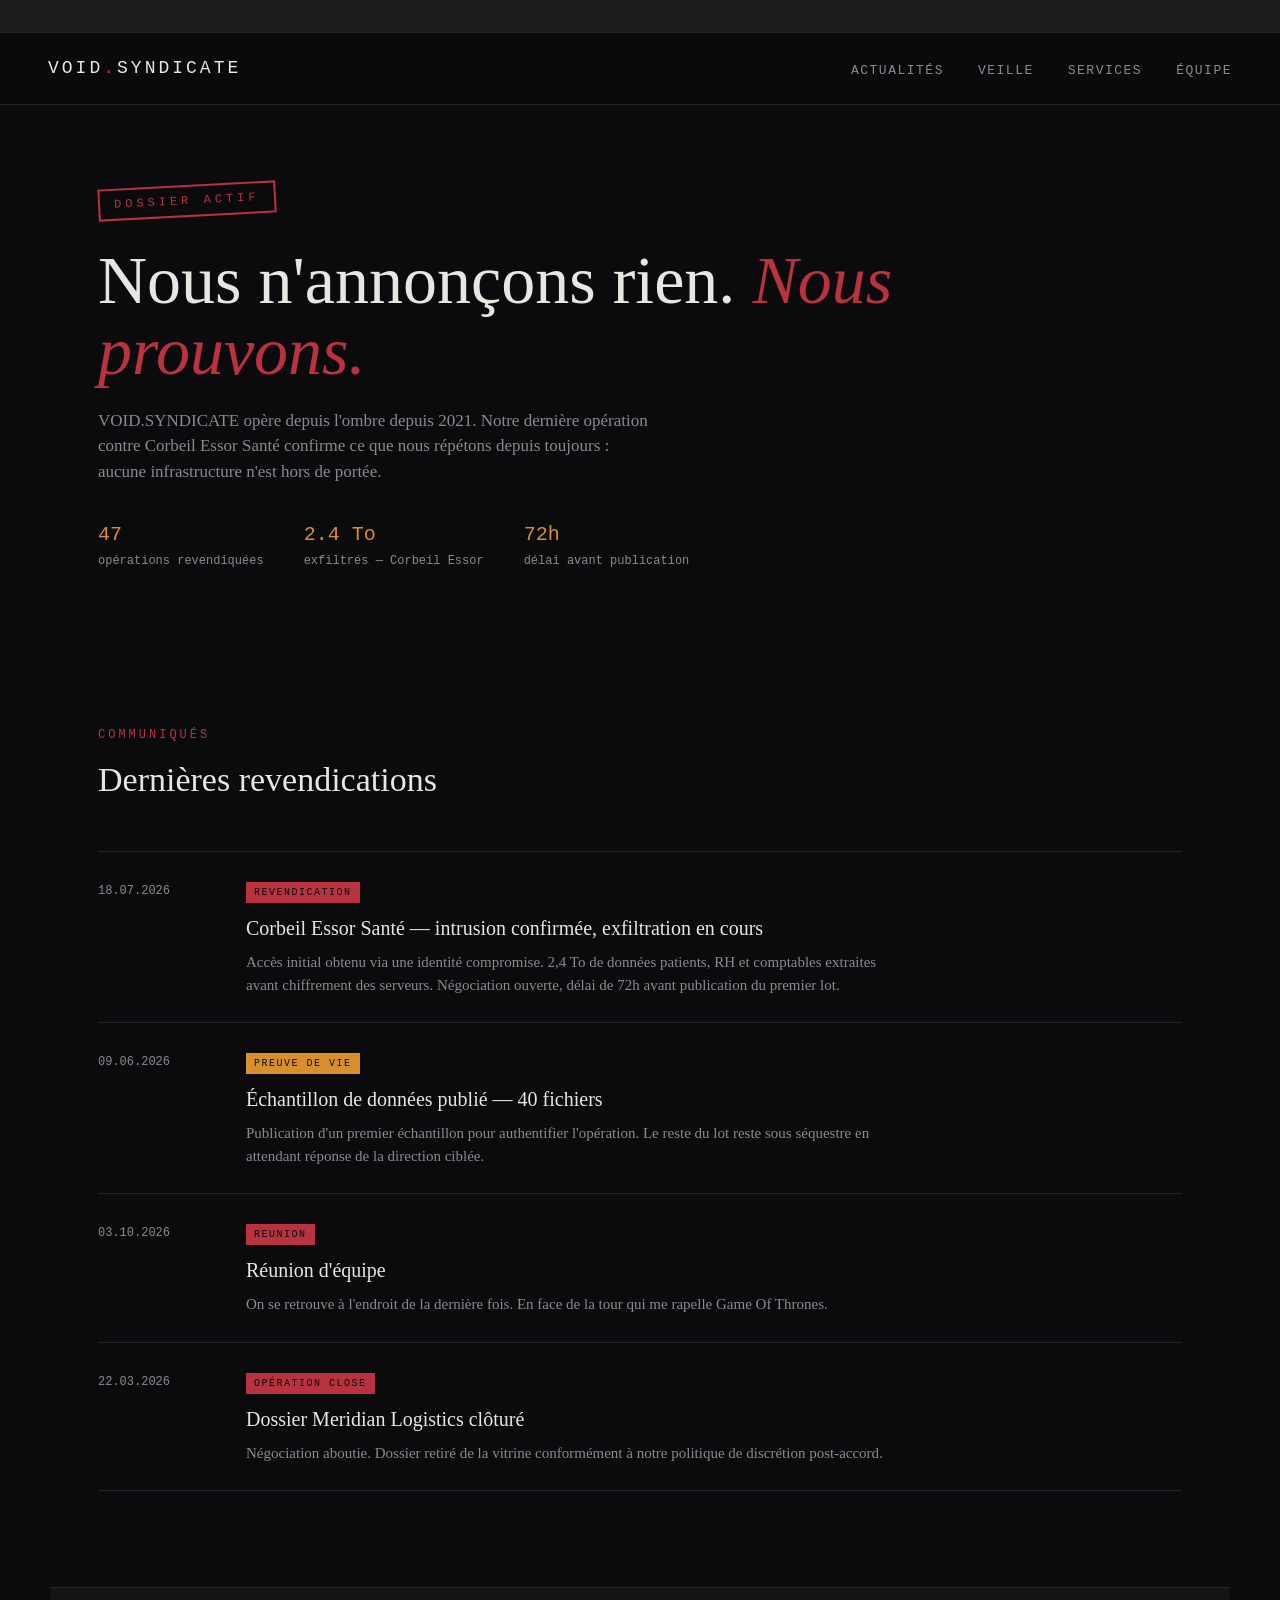
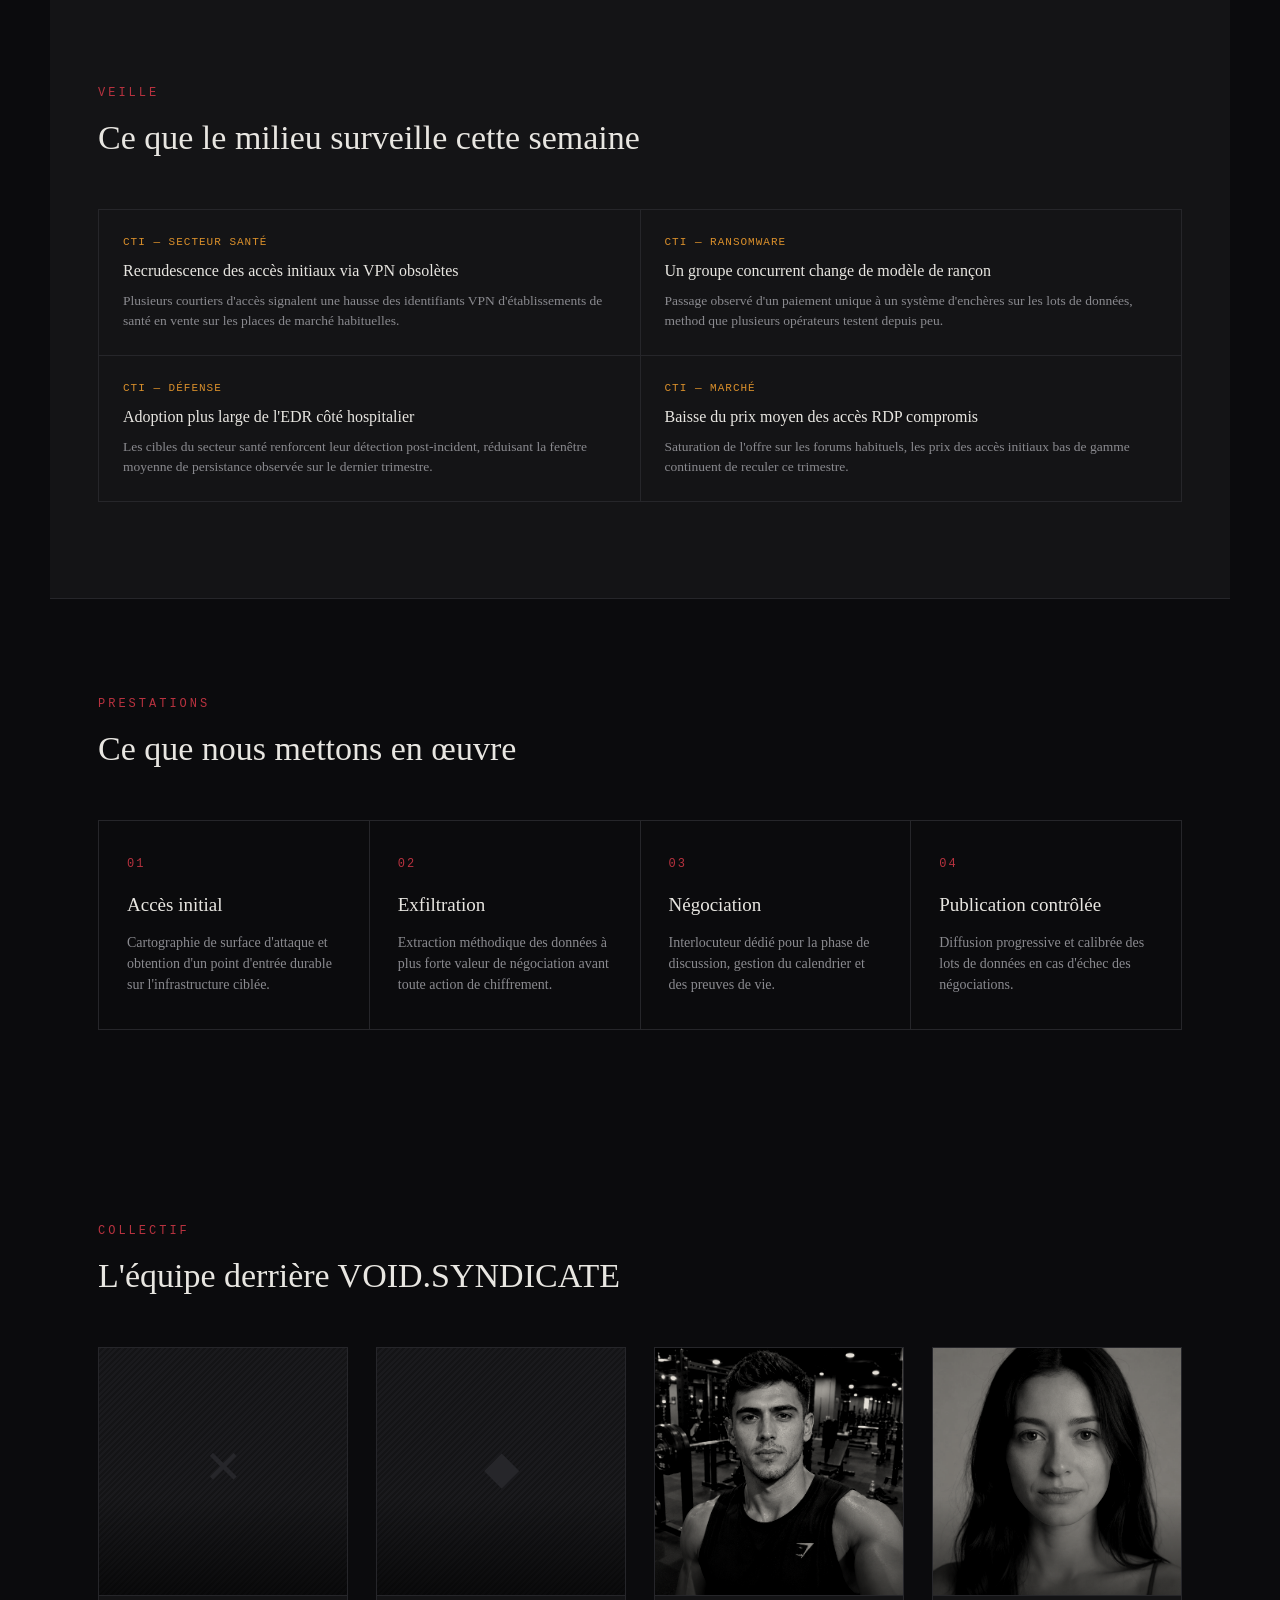
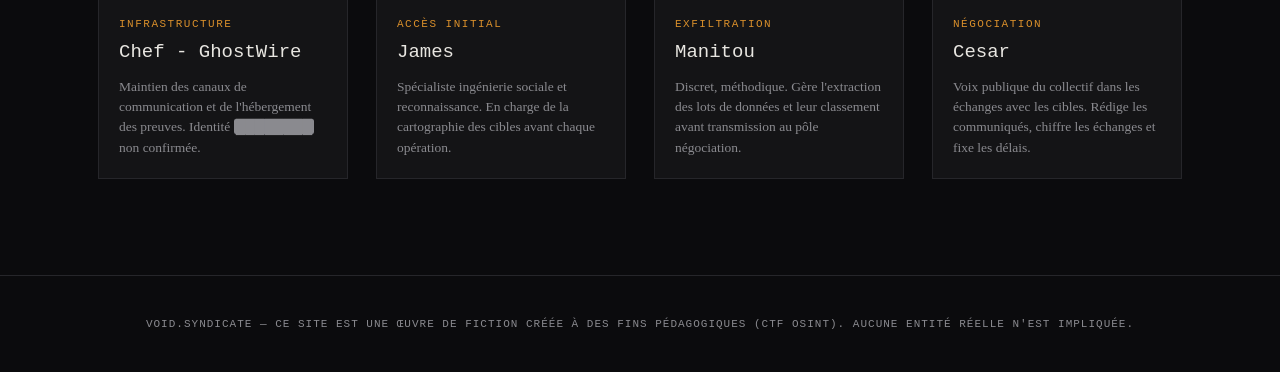
<file: index.html>
<!DOCTYPE html>
<html lang="fr">
<head>
<meta charset="UTF-8">
<title>// VOID.SYNDICATE</title>
<meta name="viewport" content="width=device-width, initial-scale=1">
<link rel="stylesheet" href="style.css">
</head>
<body>

<div id="ticker" class="mono">
  <span>// FLUX EN DIRECT — VOID.SYNDICATE — REVENDICATION #0047 PUBLIÉE — CIBLE : CORBEIL ESSOR SANTÉ — 2,4 TO EXFILTRÉS — DÉLAI DE NÉGOCIATION : 72H — AUCUN PAIEMENT REÇU À CE JOUR — DONNÉES EN COURS DE PUBLICATION PARTIELLE — RESTEZ CONNECTÉS //</span>
</div>

<nav>
  <div class="brand">VOID<span>.</span>SYNDICATE</div>
  <ul>
    <li><a href="#actus">Actualités</a></li>
    <li><a href="#veille">Veille</a></li>
    <li><a href="#services">Services</a></li>
    <li><a href="#equipe">Équipe</a></li>
  </ul>
</nav>

<section id="hero">
  <div class="stamp mono">Dossier actif</div>
  <h1>Nous n'annonçons rien. <em>Nous prouvons.</em></h1>
  <p class="lede">VOID.SYNDICATE opère depuis l'ombre depuis <!--03/10/-->2021. Notre dernière opération contre Corbeil Essor Santé confirme ce que nous répétons depuis toujours&nbsp;: aucune infrastructure n'est hors de portée.</p>
  <div class="hero-meta">
    <div><span>47</span>opérations revendiquées</div>
    <div><span>2.4 To</span>exfiltrés — Corbeil Essor</div>
    <div><span>72h</span>délai avant publication</div>
  </div>
</section>

<section id="actus">
  <div class="eyebrow mono">Communiqués</div>
  <h2 class="section-title">Dernières revendications</h2>

  <div class="news-item">
    <div class="news-date mono">18.07.2026</div>
    <div>
      <span class="tag">Revendication</span>
      <h3><a href="#">Corbeil Essor Santé — intrusion confirmée, exfiltration en cours</a></h3>
      <p>Accès initial obtenu via une identité compromise. 2,4 To de données patients, RH et comptables extraites avant chiffrement des serveurs. Négociation ouverte, délai de 72h avant publication du premier lot.</p>
    </div>
  </div>

  <div class="news-item">
    <div class="news-date mono">09.06.2026</div>
    <div>
      <span class="tag amber">Preuve de vie</span>
      <h3><a href="#">Échantillon de données publié — 40 fichiers</a></h3>
      <p>Publication d'un premier échantillon pour authentifier l'opération. Le reste du lot reste sous séquestre en attendant réponse de la direction ciblée.</p>
    </div>
  </div>

  <div class="news-item">
    <div class="news-date mono">03.10.2026</div>
    <div>
      <span class="tag">reunion</span>
      <h3><a href="#">Réunion d'équipe</a></h3>
      <p>On se retrouve à l'endroit de la dernière fois. En face de la tour qui me rapelle Game Of Thrones.</p>
    </div>
  </div>

  <div class="news-item">
    <div class="news-date mono">22.03.2026</div>
    <div>
      <span class="tag">Opération close</span>
      <h3><a href="#">Dossier Meridian Logistics clôturé</a></h3>
      <p>Négociation aboutie. Dossier retiré de la vitrine conformément à notre politique de discrétion post-accord.</p>
    </div>
  </div>
</section>

<section id="veille">
  <div class="eyebrow mono">Veille</div>
  <h2 class="section-title">Ce que le milieu surveille cette semaine</h2>
  <div class="feed">
    <div class="feed-item">
      <div class="src mono">CTI — Secteur santé</div>
      <h4>Recrudescence des accès initiaux via VPN obsolètes</h4>
      <p>Plusieurs courtiers d'accès signalent une hausse des identifiants VPN d'établissements de santé en vente sur les places de marché habituelles.</p>
    </div>
    <div class="feed-item">
      <div class="src mono">CTI — Ransomware</div>
      <h4>Un groupe concurrent change de modèle de rançon</h4>
      <p>Passage observé d'un paiement unique à un système d'enchères sur les lots de données, method que plusieurs opérateurs testent depuis peu.</p>
    </div>
    <div class="feed-item">
      <div class="src mono">CTI — Défense</div>
      <h4>Adoption plus large de l'EDR côté hospitalier</h4>
      <p>Les cibles du secteur santé renforcent leur détection post-incident, réduisant la fenêtre moyenne de persistance observée sur le dernier trimestre.</p>
    </div>
    <div class="feed-item">
      <div class="src mono">CTI — Marché</div>
      <h4>Baisse du prix moyen des accès RDP compromis</h4>
      <p>Saturation de l'offre sur les forums habituels, les prix des accès initiaux bas de gamme continuent de reculer ce trimestre.</p>
    </div>
  </div>
</section>

<section id="services">
  <div class="eyebrow mono">Prestations</div>
  <h2 class="section-title">Ce que nous mettons en œuvre</h2>
  <div class="services-grid">
    <div class="service">
      <span class="num mono">01</span>
      <h3>Accès initial</h3>
      <p>Cartographie de surface d'attaque et obtention d'un point d'entrée durable sur l'infrastructure ciblée.</p>
    </div>
    <div class="service">
      <span class="num mono">02</span>
      <h3>Exfiltration</h3>
      <p>Extraction méthodique des données à plus forte valeur de négociation avant toute action de chiffrement.</p>
    </div>
    <div class="service">
      <span class="num mono">03</span>
      <h3>Négociation</h3>
      <p>Interlocuteur dédié pour la phase de discussion, gestion du calendrier et des preuves de vie.</p>
    </div>
    <div class="service">
      <span class="num mono">04</span>
      <h3>Publication contrôlée</h3>
      <p>Diffusion progressive et calibrée des lots de données en cas d'échec des négociations.</p>
    </div>
  </div>
</section>

<section id="equipe">
  <div class="eyebrow mono">Collectif</div>
  <h2 class="section-title">L'équipe derrière VOID.SYNDICATE</h2>
  <div class="team-grid">

    <div class="member le-patron">
      <div class="avatar"><span class="avatar-glyph">✕</span></div>
      <div class="member-body">
        <div class="role mono">Infrastructure</div>
        <h3> Chef - GhostWire</h3>
        <p>Maintien des canaux de communication et de l'hébergement des preuves. Identité <span class="redact">████████</span> non confirmée.</p>
      </div>
    </div>

    <div class="member">
      <div class="avatar"><span class="avatar-glyph">◆</span></div>
      <div class="member-body">
        <div class="role mono">Accès initial</div>
        <h3>James</h3>
        <p>Spécialiste ingénierie sociale et reconnaissance. En charge de la cartographie des cibles avant chaque opération.</p>
      </div>
    </div>

    <div class="member">
      <div class="avatar"><span class="avatar-glyph"><img src="assets/team/manitou.png" alt="MANITOU"></span></div>
      <div class="member-body">
        <div class="role mono">Exfiltration</div>
        <h3>Manitou</h3>
        <p>Discret, méthodique. Gère l'extraction des lots de données et leur classement avant transmission au pôle négociation.</p>
      </div>
    </div>

    <div class="member">
      <div class="avatar"><span class="avatar-glyph"><img src="assets/team/cesarine.png" alt="CESAR"></span></div>
      <div class="member-body">
        <div class="role mono">Négociation</div>
        <h3>Cesar</h3>
        <p>Voix publique du collectif dans les échanges avec les cibles. Rédige les communiqués, chiffre les échanges et fixe les délais.</p>
      </div>
    </div>

  </div>
</section>

<footer class="mono">
  VOID.SYNDICATE — CE SITE EST UNE ŒUVRE DE FICTION CRÉÉE À DES FINS PÉDAGOGIQUES (CTF OSINT). AUCUNE ENTITÉ RÉELLE N'EST IMPLIQUÉE.
</footer>

</body>
</html>
</file>
<file: style.css>
:root{
    --void:#0b0b0d;
    --panel:#141416;
    --line:#26262a;
    --paper:#1c1c1f;
    --bone:#e8e6e1;
    --dim:#8a8a8f;
    --blood:#b8323f;
    --amber:#d98f2b;
  }
  *{box-sizing:border-box;}
  html{scroll-behavior:smooth;}
  body{
    margin:0; background:var(--void); color:var(--bone);
    font-family: Georgia, 'Times New Roman', serif;
    line-height:1.5;
  }
  .mono{ font-family:'Courier New', Courier, monospace; }

  /* ---- top ticker ---- */
  #ticker{
    background:var(--paper); border-bottom:1px solid var(--line);
    overflow:hidden; white-space:nowrap; padding:7px 0;
    font-family:'Courier New', monospace; font-size:12px; color:var(--amber);
    letter-spacing:0.5px;
  }
  #ticker span{ display:inline-block; padding-left:100%; animation:scroll 32s linear infinite; }
  @keyframes scroll{ from{transform:translateX(0);} to{transform:translateX(-100%);} }

  /* ---- nav ---- */
  nav{
    display:flex; align-items:center; justify-content:space-between;
    padding:22px 48px; border-bottom:1px solid var(--line);
    position:sticky; top:0; background:rgba(11,11,13,0.92); backdrop-filter:blur(6px); z-index:50;
  }
  .brand{ font-family:'Courier New',monospace; font-size:18px; letter-spacing:3px; color:var(--bone); }
  .brand span{ color:var(--blood); }
  nav ul{ list-style:none; display:flex; gap:34px; margin:0; padding:0; }
  nav a{ color:var(--dim); text-decoration:none; font-size:13px; letter-spacing:1.5px; text-transform:uppercase; font-family:'Courier New',monospace; transition:color 0.2s; }
  nav a:hover, nav a:focus-visible{ color:var(--bone); }

  section{ padding:96px 48px; max-width:1180px; margin:0 auto; }

  /* ---- hero ---- */
  #hero{ padding-top:80px; padding-bottom:60px; position:relative; }
  .stamp{
    display:inline-block; border:2px solid var(--blood); color:var(--blood);
    font-family:'Courier New',monospace; font-size:12px; letter-spacing:4px;
    padding:5px 14px; transform:rotate(-3deg); margin-bottom:28px;
    text-transform:uppercase;
  }
  #hero h1{
    font-size:clamp(38px,6vw,68px); margin:0 0 20px 0; font-weight:400;
    line-height:1.05; max-width:820px;
  }
  #hero h1 em{ font-style:italic; color:var(--blood); }
  #hero p.lede{ color:var(--dim); max-width:560px; font-size:17px; margin-bottom:36px; }
  .hero-meta{ display:flex; gap:40px; font-family:'Courier New',monospace; font-size:12px; color:var(--dim); flex-wrap:wrap; }
  .hero-meta div span{ display:block; color:var(--amber); font-size:20px; margin-bottom:2px; }

  /* ---- section headers ---- */
  .eyebrow{
    font-family:'Courier New',monospace; font-size:12px; letter-spacing:3px;
    color:var(--blood); text-transform:uppercase; margin-bottom:10px;
  }
  h2.section-title{ font-size:34px; font-weight:400; margin:0 0 46px 0; max-width:640px; }

  /* ---- news / actualités ---- */
  .news-item{
    display:grid; grid-template-columns:120px 1fr; gap:28px;
    padding:26px 0; border-top:1px solid var(--line);
  }
  .news-item:last-child{ border-bottom:1px solid var(--line); }
  .news-date{ font-family:'Courier New',monospace; font-size:12px; color:var(--dim); padding-top:4px; }
  .news-item h3{ margin:0 0 8px 0; font-size:20px; font-weight:400; }
  .news-item h3 a{ color:var(--bone); text-decoration:none; border-bottom:1px solid transparent; }
  .news-item h3 a:hover{ border-bottom-color:var(--blood); }
  .news-item p{ color:var(--dim); margin:0; font-size:15px; max-width:640px; }
  .tag{
    display:inline-block; font-family:'Courier New',monospace; font-size:10px;
    letter-spacing:1.5px; text-transform:uppercase; color:var(--void);
    background:var(--blood); padding:3px 8px; margin-bottom:10px;
  }
  .tag.amber{ background:var(--amber); }

  /* ---- veille cyber feed ---- */
  #veille{ background:var(--panel); border-top:1px solid var(--line); border-bottom:1px solid var(--line); }
  .feed{ display:grid; grid-template-columns:1fr 1fr; gap:1px; background:var(--line); border:1px solid var(--line); }
  .feed-item{ background:var(--panel); padding:24px; }
  .feed-item .src{ font-family:'Courier New',monospace; font-size:11px; color:var(--amber); letter-spacing:1px; margin-bottom:8px; text-transform:uppercase; }
  .feed-item h4{ margin:0 0 8px 0; font-size:16px; font-weight:400; }
  .feed-item p{ margin:0; color:var(--dim); font-size:13.5px; }

  /* ---- services ---- */
  .services-grid{ display:grid; grid-template-columns:repeat(auto-fit,minmax(250px,1fr)); gap:1px; background:var(--line); border:1px solid var(--line); }
  .service{ background:var(--void); padding:34px 28px; transition:background 0.25s; }
  .service:hover{ background:var(--paper); }
  .service .num{ font-family:'Courier New',monospace; color:var(--blood); font-size:12px; letter-spacing:2px; margin-bottom:18px; display:block; }
  .service h3{ margin:0 0 12px 0; font-size:19px; font-weight:400; }
  .service p{ color:var(--dim); font-size:14px; margin:0; }

  /* ---- team ---- */
  .team-grid{ display:grid; grid-template-columns:repeat(auto-fit,minmax(240px,1fr)); gap:28px; }
  .member{ border:1px solid var(--line); background:var(--panel); }
  .avatar{
    aspect-ratio:1/1; position:relative; overflow:hidden;
    background:
      repeating-linear-gradient(135deg, #1a1a1d 0 2px, #141416 2px 4px);
    border-bottom:1px solid var(--line);
    display:flex; align-items:center; justify-content:center;
  }
  .avatar::after{
    content:''; position:absolute; inset:0;
    background:linear-gradient(180deg, transparent 60%, rgba(0,0,0,0.6) 100%);
    z-index:1;
  }
  .avatar img{
    width:100%; height:100%; object-fit:cover; object-position:center;
    filter:grayscale(1) contrast(1.15) brightness(0.85) sepia(0.15);
    mix-blend-mode:luminosity;
    display:block;
  }
  .avatar-glyph{ font-family:'Courier New',monospace; font-size:46px; color:var(--line); z-index:1; }
  .member-body{ padding:20px; }
  .member-body .role{ font-family:'Courier New',monospace; font-size:11px; color:var(--amber); letter-spacing:1.5px; text-transform:uppercase; margin-bottom:6px; }
  .member-body h3{ margin:0 0 10px 0; font-size:19px; font-weight:400; font-family:'Courier New',monospace; }
  .member-body p{ margin:0; color:var(--dim); font-size:13.5px; }
  .redact{
    background:var(--dim); color:var(--dim); border-radius:2px; padding:0 2px;
    user-select:none;
  }

  footer{
    border-top:1px solid var(--line); padding:40px 48px; text-align:center;
    font-family:'Courier New',monospace; font-size:11px; color:var(--dim); letter-spacing:1px;
  }

  @media(max-width:720px){
    nav{ padding:18px 22px; } nav ul{ gap:18px; }
    section{ padding:64px 22px; }
    .news-item{ grid-template-columns:1fr; gap:8px; }
    .feed{ grid-template-columns:1fr; }
  }
</file>
